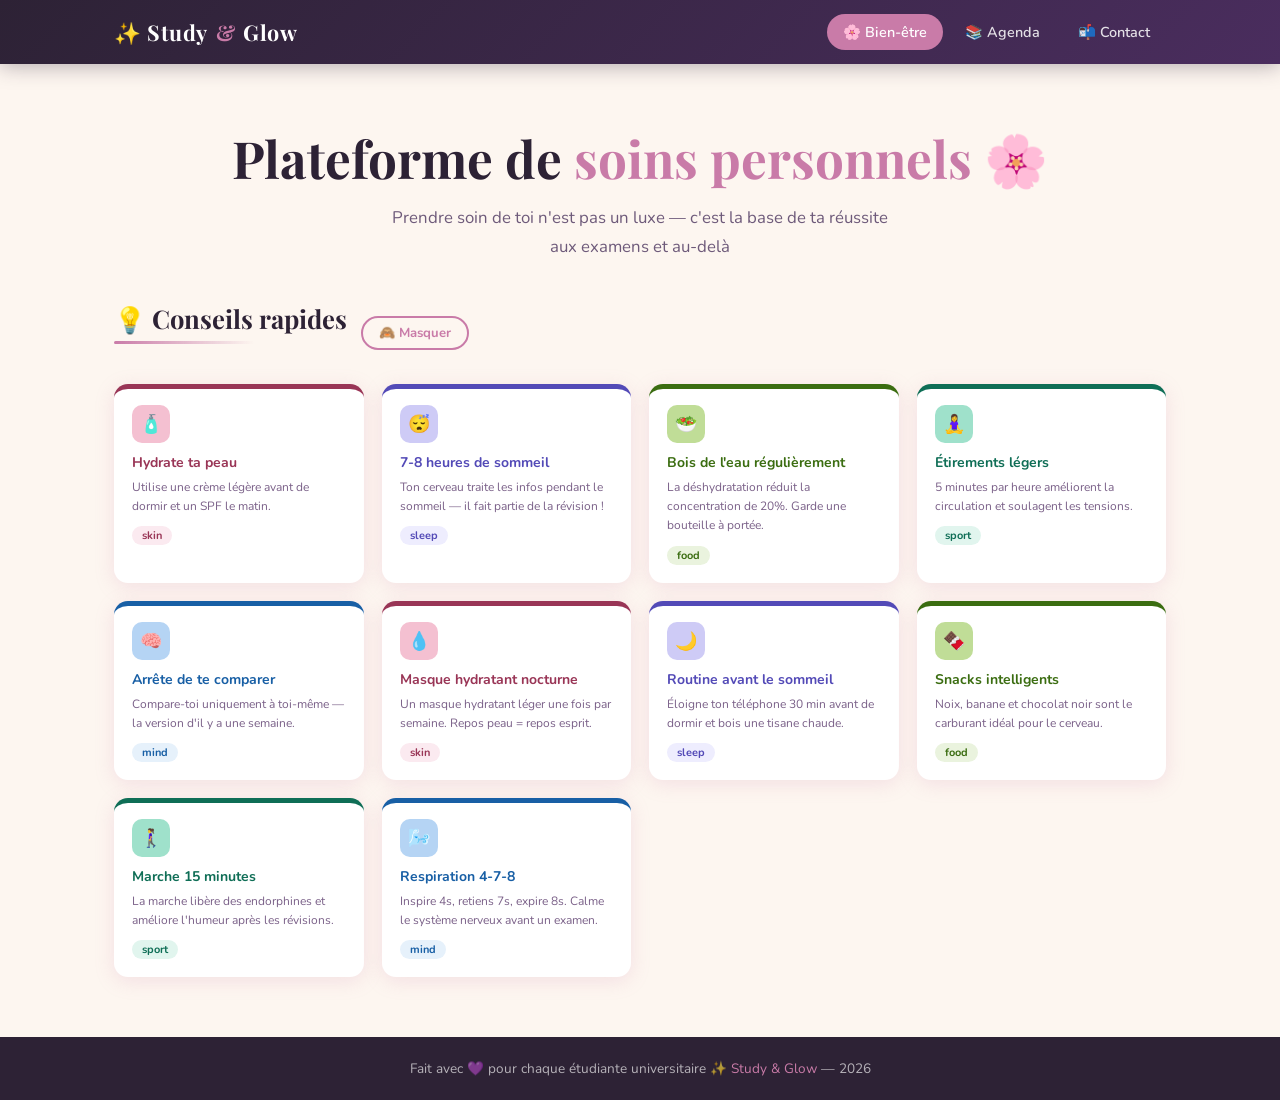
<file: index.html>
<!DOCTYPE html>
<html lang="fr" dir="ltr">
<head>
  <meta charset="UTF-8" />
  <meta name="viewport" content="width=device-width, initial-scale=1.0" />
  <title>Study & Glow — Bien-être</title>
  <link rel="preconnect" href="https://fonts.googleapis.com" />
  <link rel="preconnect" href="https://fonts.gstatic.com" crossorigin />
  <link href="https://fonts.googleapis.com/css2?family=Playfair+Display:wght@400;700&family=Nunito:wght@400;600;700;800&display=swap" rel="stylesheet" />
  <link rel="stylesheet" href="style.css" />
</head>
<body>

  <nav>
    <div class="nav-inner">
      <a href="index.html" class="nav-logo">✨ Study <span>&</span> Glow</a>
      <ul class="nav-links">
        <li><a href="index.html" class="active">🌸 Bien-être</a></li>
        <li><a href="planner.html">📚 Agenda</a></li>
        <li><a href="contact.html">📬 Contact</a></li>
      </ul>
    </div>
  </nav>

  <div class="page-hero">
    <h1>Plateforme de <span>soins personnels</span> 🌸</h1>
    <p>Prendre soin de toi n'est pas un luxe — c'est la base de ta réussite aux examens et au-delà</p>
  </div>

  <div class="container">
    <div style="display:flex; align-items:center; gap:14px; margin-bottom:20px;">
      <h2 class="section-title">💡 Conseils rapides</h2>
      <button class="btn btn-outline" id="toggleTipsBtn" onclick="toggleTips()"
        style="font-size:0.82rem; padding:6px 16px;">🙈 Masquer</button>
    </div>

    <div id="tipsSection">
      <div class="tips-grid" id="tipsGrid"></div>
    </div>
  </div>

  <footer>
    <p>Fait avec 💜 pour chaque étudiante universitaire ✨ <span>Study & Glow</span> — 2026</p>
  </footer>

  <div class="notif" id="notif"></div>

  <script>
    const allTips = [
      { cls:'cat-skin',  icon:'🧴', title:'Hydrate ta peau',              text:'Utilise une crème légère avant de dormir et un SPF le matin.' },
      { cls:'cat-sleep', icon:'😴', title:'7-8 heures de sommeil',        text:'Ton cerveau traite les infos pendant le sommeil — il fait partie de la révision !' },
      { cls:'cat-food',  icon:'🥗', title:'Bois de l\'eau régulièrement', text:'La déshydratation réduit la concentration de 20%. Garde une bouteille à portée.' },
      { cls:'cat-sport', icon:'🧘‍♀️', title:'Étirements légers',            text:'5 minutes par heure améliorent la circulation et soulagent les tensions.' },
      { cls:'cat-mind',  icon:'🧠', title:'Arrête de te comparer',        text:'Compare-toi uniquement à toi-même — la version d\'il y a une semaine.' },
      { cls:'cat-skin',  icon:'💧', title:'Masque hydratant nocturne',    text:'Un masque hydratant léger une fois par semaine. Repos peau = repos esprit.' },
      { cls:'cat-sleep', icon:'🌙', title:'Routine avant le sommeil',     text:'Éloigne ton téléphone 30 min avant de dormir et bois une tisane chaude.' },
      { cls:'cat-food',  icon:'🍫', title:'Snacks intelligents',          text:'Noix, banane et chocolat noir sont le carburant idéal pour le cerveau.' },
      { cls:'cat-sport', icon:'🚶‍♀️', title:'Marche 15 minutes',            text:'La marche libère des endorphines et améliore l\'humeur après les révisions.' },
      { cls:'cat-mind',  icon:'🌬️', title:'Respiration 4-7-8',            text:'Inspire 4s, retiens 7s, expire 8s. Calme le système nerveux avant un examen.' },
    ];

    const catColors = {
      'cat-skin' :'#993556','cat-sleep':'#534AB7',
      'cat-food' :'#3B6D11','cat-sport':'#0F6E56','cat-mind' :'#185FA5'
    };
    const catBg = {
      'cat-skin' :'#FBEAF0','cat-sleep':'#EEEDFE',
      'cat-food' :'#EAF3DE','cat-sport':'#E1F5EE','cat-mind' :'#E6F1FB'
    };
    const catIcon = {
      'cat-skin' :'#F4C0D1','cat-sleep':'#CECBF6',
      'cat-food' :'#C0DD97','cat-sport':'#9FE1CB','cat-mind' :'#B5D4F4'
    };

    function renderTips() {
      document.getElementById('tipsGrid').innerHTML = allTips.map(t => `
        <div class="tip-card" style="border-top:5px solid ${catColors[t.cls]};">
          <div class="tip-body">
            <div class="tip-icon-wrap" style="background:${catIcon[t.cls]};">${t.icon}</div>
            <p class="tip-title" style="color:${catColors[t.cls]};">${t.title}</p>
            <p class="tip-text">${t.text}</p>
            <span style="display:inline-block; margin-top:10px; padding:2px 10px; border-radius:20px;
                         font-size:11px; font-weight:700;
                         background:${catBg[t.cls]}; color:${catColors[t.cls]};">
              ${t.cls.replace('cat-','')}
            </span>
          </div>
        </div>`).join('');
    }

    let tipsVisible = true;
    function toggleTips() {
      tipsVisible = !tipsVisible;
      document.getElementById('tipsSection').style.display = tipsVisible ? 'block' : 'none';
      document.getElementById('toggleTipsBtn').textContent = tipsVisible ? '🙈 Masquer' : '👁️ Afficher';
    }

    renderTips();
  </script>
</body>
</html>
</file>
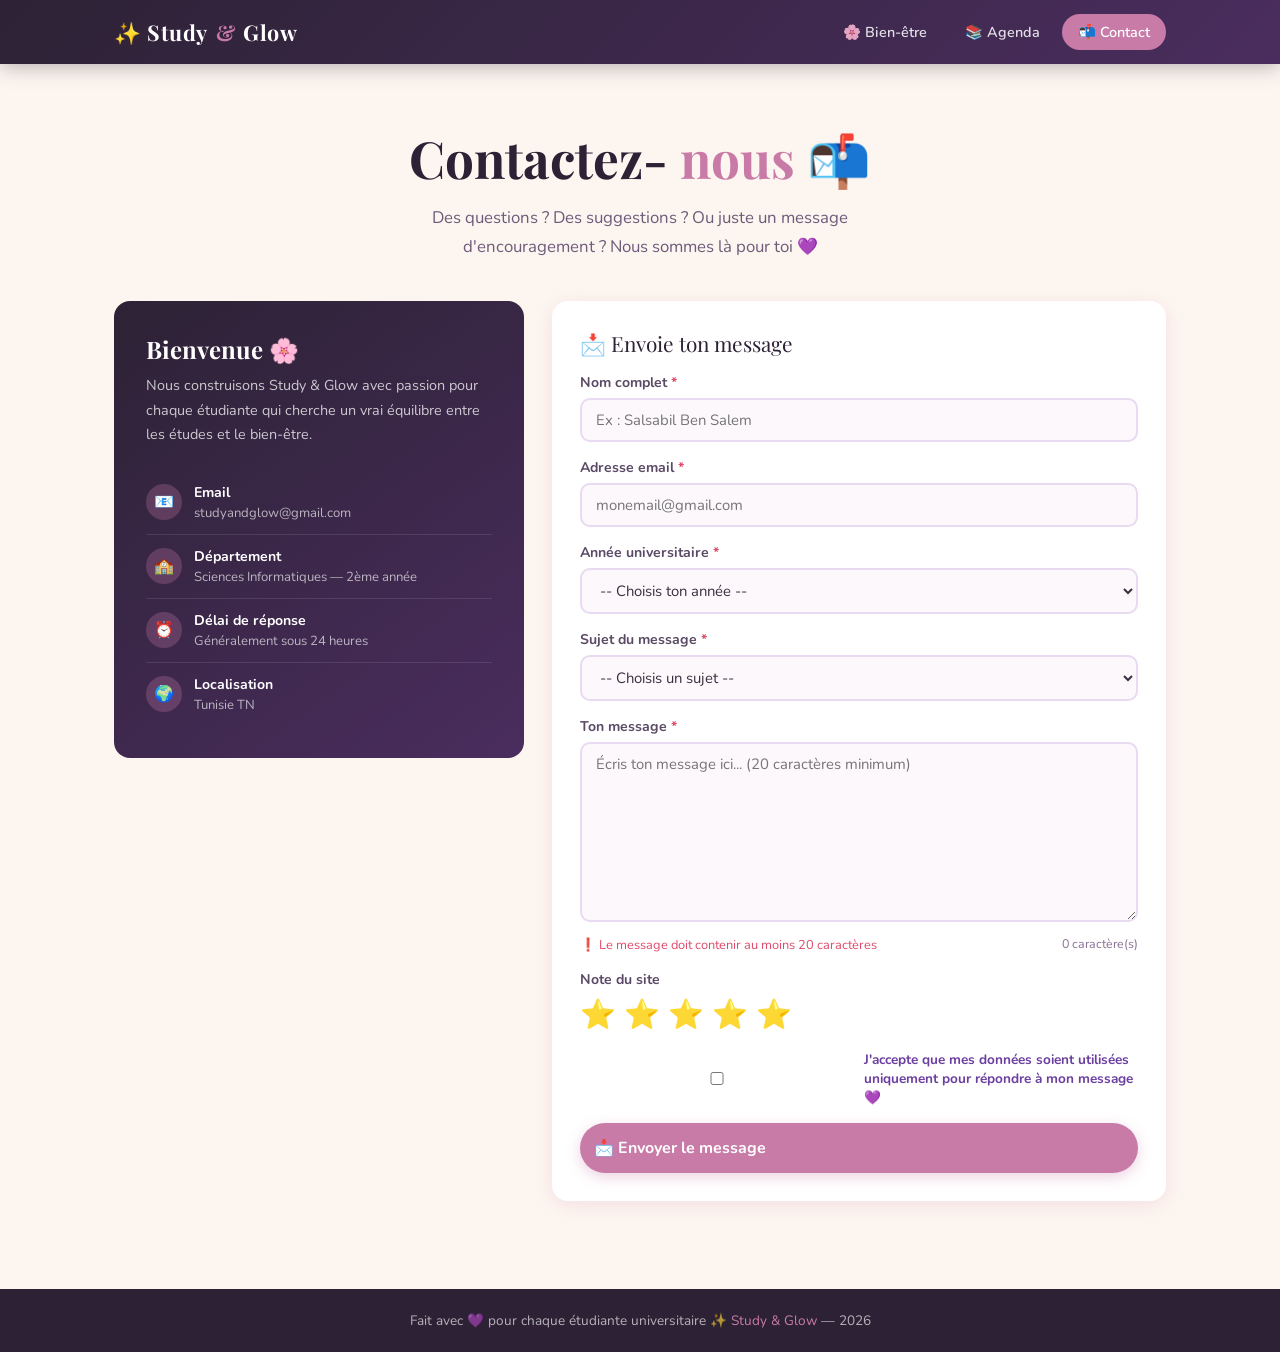
<file: contact.html>
<!DOCTYPE html>
<html lang="fr" dir="ltr">
<head>
  <meta charset="UTF-8" />
  <meta name="viewport" content="width=device-width, initial-scale=1.0" />
  <title>Study & Glow — Contact</title>
  <link rel="preconnect" href="https://fonts.googleapis.com" />
  <link rel="preconnect" href="https://fonts.gstatic.com" crossorigin />
  <link href="https://fonts.googleapis.com/css2?family=Playfair+Display:wght@400;700&family=Nunito:wght@400;600;700;800&display=swap" rel="stylesheet" />
  <link rel="stylesheet" href="style.css" />
</head>
<body>

  <nav>
    <div class="nav-inner">
      <a href="index.html" class="nav-logo">✨ Study <span>&</span> Glow</a>
      <ul class="nav-links">
        <li><a href="index.html">🌸 Bien-être</a></li>
        <li><a href="planner.html">📚 Agenda</a></li>
        <li><a href="contact.html" class="active">📬 Contact</a></li>
      </ul>
    </div>
  </nav>

  <div class="page-hero">
    <h1>Contactez- <span>nous</span> 📬</h1>
    <p>Des questions ? Des suggestions ? Ou juste un message d'encouragement ? Nous sommes là pour toi 💜</p>
  </div>

  <div class="container">
    <div class="contact-grid" style="display:grid; grid-template-columns:1fr 1.5fr; gap:28px; align-items:start;">

      <!-- INFO CARD -->
      <div class="info-card">
        <h3>Bienvenue 🌸</h3>
        <p>Nous construisons Study & Glow avec passion pour chaque étudiante qui cherche un vrai équilibre entre les études et le bien-être.</p>
        <div class="info-item">
          <div class="info-icon">📧</div>
          <div>
            <div style="font-weight:700; margin-bottom:2px;">Email</div>
            <div style="color:rgba(255,255,255,0.65); font-size:0.82rem;">studyandglow@gmail.com</div>
          </div>
        </div>
        <div class="info-item">
          <div class="info-icon">🏫</div>
          <div>
            <div style="font-weight:700; margin-bottom:2px;">Département</div>
            <div style="color:rgba(255,255,255,0.65); font-size:0.82rem;">Sciences Informatiques — 2ème année</div>
          </div>
        </div>
        <div class="info-item">
          <div class="info-icon">⏰</div>
          <div>
            <div style="font-weight:700; margin-bottom:2px;">Délai de réponse</div>
            <div style="color:rgba(255,255,255,0.65); font-size:0.82rem;">Généralement sous 24 heures</div>
          </div>
        </div>
        <div class="info-item">
          <div class="info-icon">🌍</div>
          <div>
            <div style="font-weight:700; margin-bottom:2px;">Localisation</div>
            <div style="color:rgba(255,255,255,0.65); font-size:0.82rem;">Tunisie TN</div>
          </div>
        </div>
      </div>

      <!-- FORMULAIRE -->
      <div class="card" id="formCard">
        <div class="card-title">📩 Envoie ton message</div>

        <div id="contactForm">
          <div class="form-group">
            <label for="fname">Nom complet <span style="color:#e04a6a;">*</span></label>
            <input type="text" id="fname" placeholder="Ex : Salsabil Ben Salem" />
            <div class="error-msg" id="err-fname">❗ Ce champ est obligatoire</div>
          </div>
          <div class="form-group">
            <label for="femail">Adresse email <span style="color:#e04a6a;">*</span></label>
            <input type="email" id="femail" placeholder="monemail@gmail.com" />
            <div class="error-msg" id="err-femail">❗ Entre une adresse email valide</div>
          </div>
          <div class="form-group">
            <label for="fann">Année universitaire <span style="color:#e04a6a;">*</span></label>
            <select id="fann">
              <option value="">-- Choisis ton année --</option>
              <option value="L1">L1 — 1ère année</option>
              <option value="L2">L2 — 2ème année</option>
              <option value="L3">L3 — 3ème année</option>
              <option value="M1">M1 — Master 1</option>
              <option value="M2">M2 — Master 2</option>
            </select>
            <div class="error-msg" id="err-fann">❗ Veuillez choisir ton année</div>
          </div>
          <div class="form-group">
            <label for="fsujet">Sujet du message <span style="color:#e04a6a;">*</span></label>
            <select id="fsujet">
              <option value="">-- Choisis un sujet --</option>
              <option value="Encouragement">💜 Message d'encouragement</option>
              <option value="Suggestion">💡 Suggestion de fonctionnalité</option>
              <option value="Question">❓ Question générale</option>
            </select>
            <div class="error-msg" id="err-fsujet">❗ Veuillez choisir un sujet</div>
          </div>
          <div class="form-group">
            <label for="fmessage">Ton message <span style="color:#e04a6a;">*</span></label>
            <textarea class="notes-area" id="fmessage" rows="5" placeholder="Écris ton message ici... (20 caractères minimum)"></textarea>
            <div style="display:flex; justify-content:space-between; align-items:center; margin-top:4px;">
              <div class="error-msg" id="err-fmessage" style="display:inline; position:relative;">❗ Le message doit contenir au moins 20 caractères</div>
              <span id="charCount" style="font-size:0.78rem; color:#8a7095;">0 caractère(s)</span>
            </div>
          </div>
          <div class="form-group">
            <label>Note du site</label>
            <div id="starRating" style="display:flex; gap:8px; margin-top:6px;">
              <span class="star" data-val="1" onclick="setRating(1)" style="font-size:1.8rem; cursor:pointer; transition:transform 0.15s;" title="Faible">⭐</span>
              <span class="star" data-val="2" onclick="setRating(2)" style="font-size:1.8rem; cursor:pointer; transition:transform 0.15s;" title="Passable">⭐</span>
              <span class="star" data-val="3" onclick="setRating(3)" style="font-size:1.8rem; cursor:pointer; transition:transform 0.15s;" title="Bien">⭐</span>
              <span class="star" data-val="4" onclick="setRating(4)" style="font-size:1.8rem; cursor:pointer; transition:transform 0.15s;" title="Très bien">⭐</span>
              <span class="star" data-val="5" onclick="setRating(5)" style="font-size:1.8rem; cursor:pointer; transition:transform 0.15s;" title="Excellent">⭐</span>
            </div>
            <input type="hidden" id="frating" value="0" />
          </div>
          <div class="form-group">
            <label style="display:flex; align-items:center; gap:10px; cursor:pointer;">
              <input type="checkbox" id="fconsent" />
              <span style="font-size:0.85rem; color:#6b3fa0;">J'accepte que mes données soient utilisées uniquement pour répondre à mon message 💜</span>
            </label>
            <div class="error-msg" id="err-fconsent">❗ Tu dois accepter avant d'envoyer</div>
          </div>
          <button class="btn btn-primary" style="width:100%; padding:14px; font-size:1rem;" onclick="submitForm()">
            📩 Envoyer le message
          </button>
        </div>

        <!-- Succès -->
        <div class="success-box" id="successBox" style="display:none;">
          <div class="big-emoji">🎉</div>
          <h3>Message envoyé avec succès !</h3>
          <p>Merci de nous avoir contactés 💜 Nous te répondrons dans les plus brefs délais.</p>
          <button class="btn btn-secondary" style="margin-top:16px;" onclick="resetForm()">📩 Envoyer un autre message</button>
        </div>
      </div>

    </div>

    <!-- Tableau messages -->
    <div id="messagesSection" style="margin-top:32px; display:none;">
      <h2 class="section-title" style="margin-bottom:16px;">📋 Messages envoyés</h2>
      <div class="card">
        <table>
          <thead>
            <tr><th>#</th><th>Nom</th><th>Sujet</th><th>Note</th><th>Date</th></tr>
          </thead>
          <tbody id="messagesTable"></tbody>
        </table>
        <div style="margin-top:12px; display:flex; justify-content:space-between; align-items:center;">
          <span id="msgCount" style="font-size:0.85rem; color:#8a7095;"></span>
          <button class="btn btn-outline" style="font-size:0.8rem;" onclick="clearMessages()">🗑️ Effacer l'historique</button>
        </div>
      </div>
    </div>
  </div>

  <footer>
    <p>Fait avec 💜 pour chaque étudiante universitaire ✨ <span>Study & Glow</span> — 2026</p>
  </footer>

  <div class="notif" id="notif"></div>

  <script>
    const $ = id => document.getElementById(id);
    function showNotif(msg) {
      $('notif').textContent=msg; $('notif').style.display='block';
      clearTimeout(window._nt);
      window._nt=setTimeout(()=>$('notif').style.display='none',3500);
    }

    // Compteur caractères
    document.addEventListener('DOMContentLoaded', () => {
      $('fmessage').addEventListener('input', function() {
        $('charCount').textContent = this.value.length + ' caractère(s)';
      });
    });

    // ===== ÉTOILES =====
    let currentRating = 0;
    function setRating(val) {
      currentRating = val; $('frating').value = val;
      document.querySelectorAll('.star').forEach(s => {
        const v = parseInt(s.dataset.val);
        s.style.filter    = v <= val ? 'none' : 'grayscale(80%)';
        s.style.transform = v === val ? 'scale(1.3)' : 'scale(1)';
      });
    }

    // ===== VALIDATION =====
    function showError(id, show) {
      const el = $('err-' + id); if(el) el.style.display = show ? 'block' : 'none';
      const inp = $('f' + id) || $(id); if(inp) inp.style.borderColor = show ? '#e04a6a' : '';
    }

    function submitForm() {
      let valid = true;
      const fname = $('fname').value.trim();
      if (!fname) { showError('fname',true); valid=false; } else showError('fname',false);
      const femail = $('femail').value.trim();
      if (!/^[^\s@]+@[^\s@]+\.[^\s@]+$/.test(femail)) { showError('femail',true); valid=false; } else showError('femail',false);
      const fann = $('fann').value;
      if (!fann) { showError('fann',true); valid=false; } else showError('fann',false);
      const fsujet = $('fsujet').value;
      if (!fsujet) { showError('fsujet',true); valid=false; } else showError('fsujet',false);
      const fmessage = $('fmessage').value.trim();
      if (fmessage.length < 20) { showError('fmessage',true); valid=false; } else showError('fmessage',false);
      const fconsent = $('fconsent').checked;
      if (!fconsent) { showError('fconsent',true); valid=false; } else showError('fconsent',false);
      if (!valid) { showNotif("❗ Veuillez corriger les erreurs avant d'envoyer"); return; }

      const messages = JSON.parse(localStorage.getItem('contactMessages')) || [];
      messages.push({ nom:fname, email:femail, annee:fann, sujet:fsujet,
        message:fmessage, rating:currentRating, date:new Date().toLocaleDateString('fr-FR') });
      localStorage.setItem('contactMessages', JSON.stringify(messages));
      $('contactForm').style.display = 'none';
      $('successBox').style.display = 'block';
      renderMessages();
    }

    function resetForm() {
      $('contactForm').style.display='block'; $('successBox').style.display='none';
      ['fname','femail','fmessage'].forEach(id=>$(id).value='');
      ['fann','fsujet'].forEach(id=>$(id).value='');
      $('fconsent').checked=false; $('charCount').textContent='0 caractère(s)';
      setRating(0); document.querySelectorAll('.error-msg').forEach(e=>e.style.display='none');
    }

    function renderMessages() {
      const messages = JSON.parse(localStorage.getItem('contactMessages')) || [];
      const sec = $('messagesSection');
      if (!messages.length) { sec.style.display='none'; return; }
      sec.style.display='block';
      $('messagesTable').innerHTML = messages.map((m,i) => `
        <tr>
          <td>${i+1}</td>
          <td>${m.nom} <span class="chip chip-blue" style="font-size:0.7rem;">${m.annee}</span></td>
          <td><span class="chip chip-pink">${m.sujet}</span></td>
          <td>${m.rating>0?'⭐'.repeat(m.rating):'—'}</td>
          <td>${m.date}</td>
        </tr>`).join('');
      $('msgCount').textContent = messages.length + ' message(s) envoyé(s)';
    }

    function clearMessages() {
      localStorage.removeItem('contactMessages');
      $('messagesSection').style.display='none';
    }

    renderMessages();
  </script>
</body>
</html>
</file>
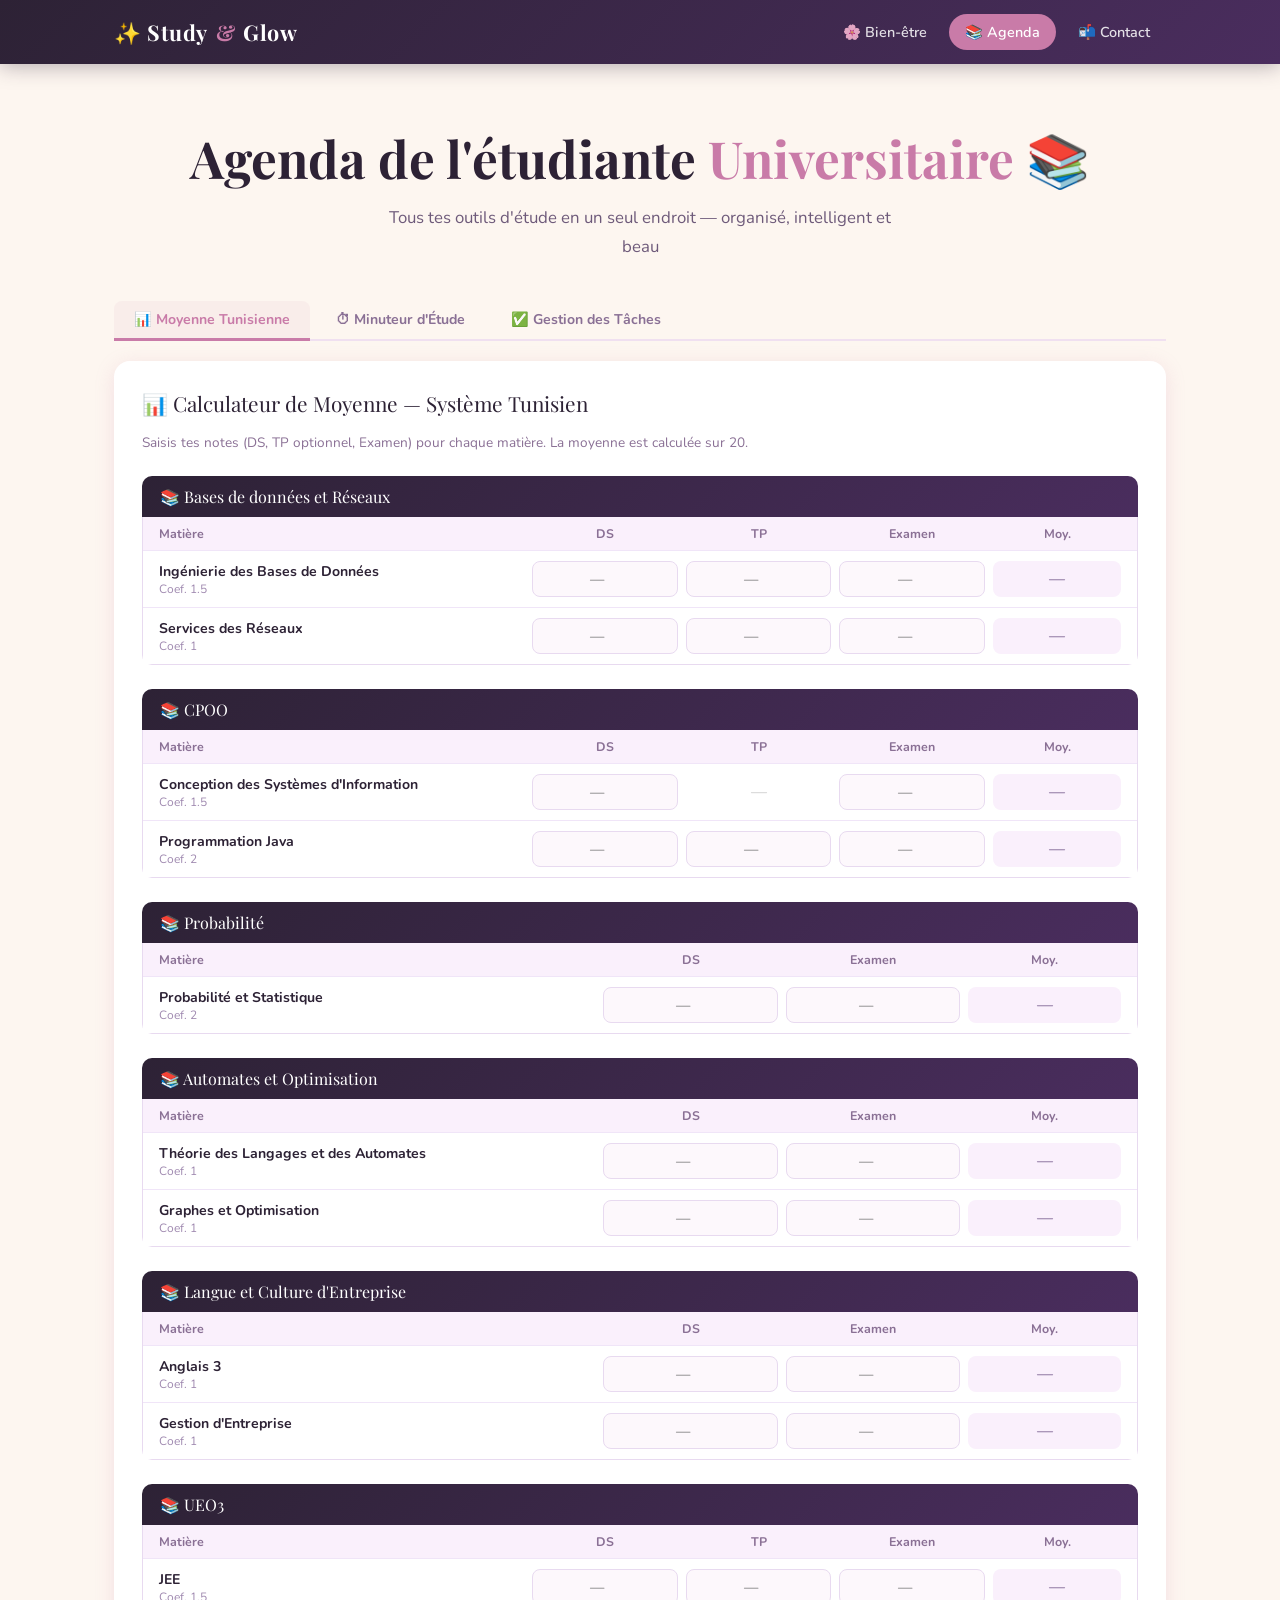
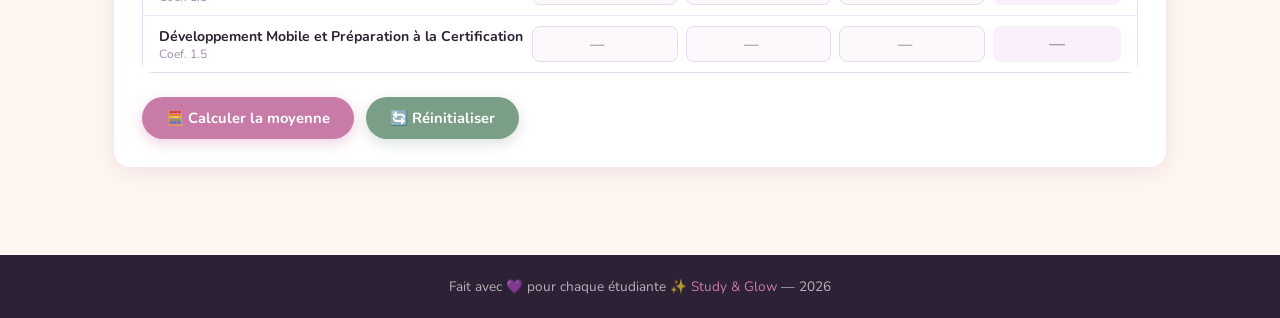
<file: planner.html>
<!DOCTYPE html>
<html lang="fr" dir="ltr">
<head>
  <meta charset="UTF-8" />
  <meta name="viewport" content="width=device-width, initial-scale=1.0" />
  <title>Study & Glow — Agenda</title>
  <link rel="preconnect" href="https://fonts.googleapis.com" />
  <link rel="preconnect" href="https://fonts.gstatic.com" crossorigin />
  <link href="https://fonts.googleapis.com/css2?family=Playfair+Display:wght@400;700&family=Nunito:wght@400;600;700;800&display=swap" rel="stylesheet" />
  <link rel="stylesheet" href="style.css" />
</head>
<body>

  <nav>
    <div class="nav-inner">
      <a href="index.html" class="nav-logo">✨ Study <span>&</span> Glow</a>
      <ul class="nav-links">
        <li><a href="index.html">🌸 Bien-être</a></li>
        <li><a href="planner.html" class="active">📚 Agenda</a></li>
        <li><a href="contact.html">📬 Contact</a></li>
      </ul>
    </div>
  </nav>

  <div class="page-hero">
    <h1>Agenda de l'étudiante <span>Universitaire</span> 📚</h1>
    <p>Tous tes outils d'étude en un seul endroit — organisé, intelligent et beau</p>
  </div>

  <div class="container">
    <div class="tabs-header">
      <button class="tab-btn active" onclick="switchTab('moyenne')">📊 Moyenne Tunisienne</button>
      <button class="tab-btn" onclick="switchTab('timer')">⏱ Minuteur d'Étude</button>
      <button class="tab-btn" onclick="switchTab('tasks')">✅ Gestion des Tâches</button>
    </div>

    <!-- ===== TAB: MOYENNE ===== -->
    <div class="tab-panel active" id="tab-moyenne">
      <div class="card">
        <div class="card-title">📊 Calculateur de Moyenne — Système Tunisien</div>
        <p style="font-size:0.85rem; color:#8a7095; margin-bottom:24px;">
          Saisis tes notes (DS, TP optionnel, Examen) pour chaque matière. La moyenne est calculée sur 20.
        </p>
        <div id="moyenneContainer"></div>
        <div style="margin-top:24px; display:flex; gap:12px; flex-wrap:wrap;">
          <button class="btn btn-primary" onclick="calculerMoyenne()">🧮 Calculer la moyenne</button>
          <button class="btn btn-secondary" onclick="resetMoyenne()">🔄 Réinitialiser</button>
        </div>
        <div id="moyenneResult" style="display:none; margin-top:24px;"></div>
      </div>
    </div>

    <!-- ===== TAB: MINUTEUR ===== -->
    <div class="tab-panel" id="tab-timer">
      <div class="card">
        <div class="card-title">⏱ Minuteur d'Étude</div>
        <div class="timer-display">
          <div class="timer-ring-wrap">
            <svg class="timer-svg" width="180" height="180" viewBox="0 0 180 180">
              <circle class="timer-circle-bg" cx="90" cy="90" r="78"/>
              <circle class="timer-circle-prog" id="timerCircle" cx="90" cy="90" r="78"
                stroke-dasharray="490" stroke-dashoffset="0"/>
            </svg>
            <div class="timer-text">
              <div class="timer-count" id="timerDisplay">25:00</div>
              <div class="timer-mode" id="timerMode">FOCUS 🎯</div>
            </div>
          </div>
          <div class="timer-btns">
            <button class="btn btn-primary" id="startBtn" onclick="startTimer()">▶ Commencer</button>
            <button class="btn btn-outline" onclick="pauseTimer()">⏸ Pause</button>
            <button class="btn btn-secondary" onclick="resetTimer()">🔄 Reset</button>
          </div>
          <div style="display:flex; gap:12px; justify-content:center; margin-top:16px;">
            <button class="btn btn-outline" style="font-size:0.8rem; padding:7px 14px;" onclick="setMode('focus')">🎯 25 min</button>
            <button class="btn btn-outline" style="font-size:0.8rem; padding:7px 14px;" onclick="setMode('short')">☕ 5 min</button>
          </div>
        </div>
      </div>
    </div>

    <!-- ===== TAB: TÂCHES ===== -->
    <div class="tab-panel" id="tab-tasks">
      <div class="card">
        <div class="card-title">✅ Gestion des Tâches</div>
        <div style="background:#fdf4fa; border-radius:14px; padding:20px; margin-bottom:20px;">
          <div class="grid-2" style="gap:14px;">
            <div class="form-group" style="margin-bottom:0;">
              <label for="taskName">Nom de la tâche / Examen</label>
              <input type="text" id="taskName" placeholder="Ex: Examen Réseaux" />
            </div>
            <div class="form-group" style="margin-bottom:0;">
              <label for="taskDate">Date d'échéance</label>
              <input type="date" id="taskDate" />
            </div>
            <div class="form-group" style="margin-bottom:0;">
              <label for="taskCat">Catégorie</label>
              <select id="taskCat">
                <option value="Examen">📝 Examen</option>
                <option value="Projet">💼 Projet</option>
                <option value="Rapport">📄 Rapport</option>
                <option value="Révision">📚 Révision</option>
                <option value="Autre">🔖 Autre</option>
              </select>
            </div>
            <div class="form-group" style="margin-bottom:0;">
              <label for="taskPriority">Priorité</label>
              <select id="taskPriority">
                <option value="Haute">🔴 Haute</option>
                <option value="Moyenne">🟡 Moyenne</option>
                <option value="Basse">🟢 Basse</option>
              </select>
            </div>
          </div>
          <button class="btn btn-primary" style="margin-top:14px; width:100%;" onclick="addTask()">➕ Ajouter la tâche</button>
        </div>
        <div style="display:flex; gap:8px; flex-wrap:wrap; margin-bottom:16px;">
          <button class="btn btn-outline task-filter" data-f="all"     onclick="filterTasks('all')">Tout</button>
          <button class="btn btn-outline task-filter" data-f="pending" onclick="filterTasks('pending')">⏳ En cours</button>
          <button class="btn btn-outline task-filter" data-f="done"    onclick="filterTasks('done')">✅ Terminé</button>
        </div>
        <div id="tasksContainer"></div>
        <div style="margin-top:14px; padding-top:14px; border-top:1px solid #f0e0f0;
                    display:flex; justify-content:space-between; align-items:center;">
          <span id="taskStats" style="font-size:0.85rem; color:#8a7095;"></span>
          <button class="btn btn-outline" style="font-size:0.8rem;" onclick="clearDoneTasks()">🗑️ Supprimer terminés</button>
        </div>
      </div>
    </div>

  </div>

  <footer>
    <p>Fait avec 💜 pour chaque étudiante ✨ <span>Study & Glow</span> — 2026</p>
  </footer>

  <div class="notif" id="notif"></div>

  <script>
    // ===== UTILS =====
    const $ = id => document.getElementById(id);
    function showNotif(msg) {
      $('notif').textContent = msg; $('notif').style.display = 'block';
      clearTimeout(window._nt);
      window._nt = setTimeout(() => $('notif').style.display = 'none', 3500);
    }

    // ===== TABS =====
    function switchTab(name) {
      document.querySelectorAll('.tab-panel').forEach(p => p.classList.remove('active'));
      document.querySelectorAll('.tab-btn').forEach(b => b.classList.remove('active'));
      $('tab-' + name).classList.add('active');
      event.target.classList.add('active');
    }

    // ===== MODULES =====
    const modules = [
      { nom: 'Bases de données et Réseaux', matieres: [
        { nom: 'Ingénierie des Bases de Données', coef:1.5, hasTP:true },
        { nom: 'Services des Réseaux',            coef:1,   hasTP:true },
      ]},
      { nom: 'CPOO', matieres: [
        { nom: "Conception des Systèmes d'Information", coef:1.5, hasTP:false },
        { nom: 'Programmation Java',                    coef:2,   hasTP:true  },
      ]},
      { nom: 'Probabilité', matieres: [
        { nom: 'Probabilité et Statistique', coef:2, hasTP:false },
      ]},
      { nom: 'Automates et Optimisation', matieres: [
        { nom: 'Théorie des Langages et des Automates', coef:1, hasTP:false },
        { nom: 'Graphes et Optimisation',               coef:1, hasTP:false },
      ]},
      { nom: "Langue et Culture d'Entreprise", matieres: [
        { nom: 'Anglais 3',            coef:1, hasTP:false },
        { nom: "Gestion d'Entreprise", coef:1, hasTP:false },
      ]},
      { nom: 'UEO3', matieres: [
        { nom: 'JEE',                                                    coef:1.5, hasTP:true },
        { nom: 'Développement Mobile et Préparation à la Certification', coef:1.5, hasTP:true },
      ]},
    ];
    const TOTAL_COEF = 15;

    const getVal = id => { const v = parseFloat($(id)?.value); return isNaN(v) ? null : v; };

    function moyMatiere(mi, mati) {
      const mat = modules[mi].matieres[mati];
      const ds = getVal(`ds_${mi}_${mati}`), ex = getVal(`ex_${mi}_${mati}`);
      const tp = mat.hasTP ? getVal(`tp_${mi}_${mati}`) : null;
      if (ds === null || ex === null) return null;
      return Math.min(20, Math.max(0,
        mat.hasTP && tp !== null ? ds*0.2 + tp*0.1 + ex*0.7 : ds*0.3 + ex*0.7
      ));
    }

    function renderMoyenne() {
      $('moyenneContainer').innerHTML = modules.map((mod, mi) => {
        const hasTP = mod.matieres.some(m => m.hasTP);
        const cols  = `2fr 0.8fr ${hasTP ? '0.8fr ' : ''}0.8fr 0.7fr`;
        const inp   = (type, mi, mati) => `
          <input type="number" id="${type}_${mi}_${mati}" placeholder="—"
            min="0" max="20" step="0.25" oninput="calcMatiere(${mi},${mati})"
            style="text-align:center;padding:7px;border:1.5px solid #e8daf0;border-radius:8px;
                   width:100%;background:#fdf8fc;font-size:0.9rem;outline:none;
                   font-family:var(--police-corps);" />`;
        return `
          <div style="margin-bottom:24px;">
            <div style="background:linear-gradient(135deg,var(--couleur-sombre),#4a2d5e);
                        color:white;padding:10px 18px;border-radius:10px 10px 0 0;
                        font-family:var(--police);font-size:1rem;">📚 ${mod.nom}</div>
            <div style="border:1.5px solid #e8daf0;border-top:none;border-radius:0 0 10px 10px;">
              <div style="display:grid;grid-template-columns:${cols};background:#faf0fc;
                          padding:8px 16px;font-size:0.78rem;font-weight:700;color:#8a7095;gap:8px;">
                <span>Matière</span><span style="text-align:center">DS</span>
                ${hasTP ? '<span style="text-align:center">TP</span>' : ''}
                <span style="text-align:center">Examen</span>
                <span style="text-align:center">Moy.</span>
              </div>
              ${mod.matieres.map((mat, mati) => `
                <div style="display:grid;grid-template-columns:${cols};align-items:center;
                            padding:10px 16px;gap:8px;border-top:1px solid #f0e5f8;background:white;">
                  <div>
                    <div style="font-weight:700;font-size:0.88rem;color:var(--couleur-sombre);">${mat.nom}</div>
                    <div style="font-size:0.75rem;color:#a08ab0;">Coef. ${mat.coef}</div>
                  </div>
                  ${inp('ds', mi, mati)}
                  ${hasTP ? (mat.hasTP ? inp('tp', mi, mati) : '<div style="text-align:center;color:#ccc;">—</div>') : ''}
                  ${inp('ex', mi, mati)}
                  <div id="moy_${mi}_${mati}" style="text-align:center;font-weight:700;
                       color:#a08ab0;background:#faf0fc;border-radius:8px;padding:7px 4px;">—</div>
                </div>`).join('')}
            </div>
          </div>`;
      }).join('');
    }

    function calcMatiere(mi, mati) {
      const el = $(`moy_${mi}_${mati}`), moy = moyMatiere(mi, mati);
      el.textContent = moy !== null ? moy.toFixed(2) : '—';
      el.style.color = moy === null ? '#a08ab0' : moy >= 10 ? '#2d8a50' : '#e04a6a';
    }

    function calculerMoyenne() {
      let somme = 0, manquant = false;
      modules.forEach((mod, mi) => mod.matieres.forEach((mat, mati) => {
        const moy = moyMatiere(mi, mati);
        if (moy === null) { manquant = true; return; }
        somme += moy * mat.coef;
      }));
      const moyenne = somme / TOTAL_COEF;
      const mention = moyenne>=16?'🌟 Très bien':moyenne>=14?'👍 Bien':moyenne>=12?'✊ Assez bien':moyenne>=10?'📘 Passable':'💪 Courage !';
      const miniCards = modules.map((mod, mi) => {
        let s=0, c=0;
        mod.matieres.forEach((mat, mati) => {
          const moy = moyMatiere(mi, mati);
          if (moy !== null) { s += moy * mat.coef; c += mat.coef; }
        });
        const v = c>0?(s/c).toFixed(2):'—', col = c>0?(s/c>=10?'#9fe1cb':'#f4a261'):'rgba(255,255,255,0.4)';
        return `<div style="background:rgba(255,255,255,0.08);border-radius:10px;padding:12px 8px;text-align:center;">
          <div style="font-size:0.7rem;color:rgba(255,255,255,0.55);margin-bottom:4px;line-height:1.4;">${mod.nom}</div>
          <div style="font-size:1.3rem;font-weight:700;color:${col};">${v}</div></div>`;
      }).join('');
      $('moyenneResult').style.display = 'block';
      $('moyenneResult').innerHTML = `
        <div style="background:linear-gradient(135deg,var(--couleur-sombre),#4a2d5e);
                    color:white;border-radius:var(--rayon);padding:28px;text-align:center;">
          <div style="font-size:0.85rem;color:rgba(255,255,255,0.6);margin-bottom:8px;
                      text-transform:uppercase;letter-spacing:1px;">
            Moyenne Générale ${manquant?'(partielle)':''}
          </div>
          <div style="font-family:var(--police);font-size:4rem;font-weight:700;
                      color:var(--couleur-accent);line-height:1;margin-bottom:10px;">
            ${moyenne.toFixed(2)}<span style="font-size:1.5rem;color:rgba(255,255,255,0.45);"> /20</span>
          </div>
          <div style="font-size:1.1rem;font-weight:700;margin-bottom:8px;">${mention}</div>
          <div style="font-size:0.82rem;color:rgba(255,255,255,0.5);">
            ${TOTAL_COEF} coefficients${manquant?' — notes manquantes':''}
          </div>
          <div style="margin-top:20px;display:grid;grid-template-columns:repeat(auto-fit,minmax(130px,1fr));gap:12px;">
            ${miniCards}
          </div>
        </div>`;
      $('moyenneResult').scrollIntoView({ behavior:'smooth', block:'nearest' });
    }

    function resetMoyenne() {
      modules.forEach((mod, mi) => mod.matieres.forEach((mat, mati) => {
        ['ds','ex'].forEach(t => { const el=$(`${t}_${mi}_${mati}`); if(el) el.value=''; });
        if (mat.hasTP) { const tp=$(`tp_${mi}_${mati}`); if(tp) tp.value=''; }
        const moy=$(`moy_${mi}_${mati}`); if(moy){moy.textContent='—';moy.style.color='#a08ab0';}
      }));
      $('moyenneResult').style.display = 'none';
      showNotif('🔄 Notes réinitialisées !');
    }

    // ===== MINUTEUR =====
    const MODES = { focus:{min:25,label:'FOCUS 🎯'}, short:{min:5,label:'PAUSE ☕'} };
    let curMode='focus', leftSecs=25*60, totalSecs=25*60, isRunning=false, timerInt=null;

    function setMode(m) { curMode=m; resetTimer(); }
    function resetTimer() {
      clearInterval(timerInt); isRunning=false;
      totalSecs=MODES[curMode].min*60; leftSecs=totalSecs;
      updateTimerDisplay(); updateCircle();
      $('timerMode').textContent=MODES[curMode].label;
      $('startBtn').textContent='▶ Commencer';
    }
    function startTimer() {
      if (isRunning) return; isRunning=true;
      $('startBtn').textContent='⏳ En cours...';
      timerInt=setInterval(()=>{
        leftSecs--; updateTimerDisplay(); updateCircle();
        if(leftSecs<=0){clearInterval(timerInt);isRunning=false;showNotif('🎉 Session terminée !');resetTimer();}
      },1000);
    }
    function pauseTimer() { clearInterval(timerInt); isRunning=false; $('startBtn').textContent='▶ Reprendre'; }
    function updateTimerDisplay() {
      $('timerDisplay').textContent=`${String(Math.floor(leftSecs/60)).padStart(2,'0')}:${String(leftSecs%60).padStart(2,'0')}`;
    }
    function updateCircle() {
      const circ=2*Math.PI*78, offset=circ*(1-leftSecs/totalSecs);
      $('timerCircle').style.strokeDasharray=circ;
      $('timerCircle').style.strokeDashoffset=offset;
    }

    // ===== TÂCHES =====
    let tasks=JSON.parse(localStorage.getItem('tasks'))||[], activeTaskFilter='all';
    function saveTasks() { localStorage.setItem('tasks',JSON.stringify(tasks)); }

    function addTask() {
      const nom=$('taskName').value.trim(), date=$('taskDate').value;
      const cat=$('taskCat').value, prio=$('taskPriority').value;
      if(!nom||!date){showNotif('❗ Remplissez tous les champs');return;}
      tasks.push({id:Date.now(),nom,date,cat,prio,done:false});
      saveTasks(); renderTasks();
      $('taskName').value=''; $('taskDate').value='';
      showNotif('✅ Tâche ajoutée !');
    }

    function renderTasks() {
      const c=$('tasksContainer');
      const filtered=tasks
        .filter(t=>activeTaskFilter==='all'||(activeTaskFilter==='pending'&&!t.done)||(activeTaskFilter==='done'&&t.done))
        .sort((a,b)=>new Date(a.date)-new Date(b.date));
      c.innerHTML=filtered.length?'':'<p style="text-align:center;padding:20px;color:#8a7095;">Aucune tâche ✨</p>';
      filtered.forEach(t=>{
        const div=document.createElement('div');
        div.className=`task-item ${t.done?'done-task':''}`;
        div.innerHTML=`
          <div class="task-check ${t.done?'checked':''}" onclick="toggleTask(${t.id})">${t.done?'✓':''}</div>
          <div class="task-info">
            <div class="task-name">${t.nom}</div>
            <div class="task-meta">📅 ${t.date} &nbsp;|&nbsp;
              <span class="chip chip-pink" style="font-size:0.72rem;">${t.cat}</span>
              &nbsp;|&nbsp; ${t.prio==='Haute'?'🔴':t.prio==='Moyenne'?'🟡':'🟢'} ${t.prio}
            </div>
          </div>
          <button onclick="deleteTask(${t.id})"
            style="background:none;border:none;cursor:pointer;color:#c0a0c0;font-size:1rem;padding:4px;">✕</button>`;
        c.appendChild(div);
      });
      $('taskStats').textContent=`${tasks.filter(t=>t.done).length} / ${tasks.length} tâche(s) terminée(s)`;
    }

    function toggleTask(id){const t=tasks.find(x=>x.id===id);if(t){t.done=!t.done;saveTasks();renderTasks();if(t.done)showNotif('🎉 Tâche terminée ✅');}}
    function deleteTask(id){tasks=tasks.filter(x=>x.id!==id);saveTasks();renderTasks();}
    function clearDoneTasks(){tasks=tasks.filter(t=>!t.done);saveTasks();renderTasks();showNotif('🗑️ Terminées supprimées');}
    function filterTasks(f){activeTaskFilter=f;renderTasks();}

    // ===== INIT =====
    renderMoyenne(); renderTasks(); updateTimerDisplay(); updateCircle();
  </script>
</body>
</html>
</file>
<file: style.css>
/* ===== VARIABLES ===== */
:root {
  --couleur-principale: #c97ba8;
  --couleur-secondaire: #7b9e87;
  --couleur-accent: #f4a261;
  --couleur-sombre: #2d2235;
  --couleur-claire: #fdf6f0;
  --couleur-texte: #3a2f3f;
  --police: 'Playfair Display', Georgia, serif;
  --police-corps: 'Nunito', 'Segoe UI', sans-serif;
  --ombre: 0 4px 20px rgba(201,123,168,0.18);
  --ombre-forte: 0 8px 32px rgba(45,34,53,0.22);
  --rayon: 16px;
  --transition: 0.3s ease;
}

/* ===== RESET ===== */
*, *::before, *::after { box-sizing: border-box; margin: 0; padding: 0; }

body {
  font-family: var(--police-corps);
  background-color: var(--couleur-claire);
  color: var(--couleur-texte);
  min-height: 100vh;
  overflow-x: hidden;
}

/* ===== NAVIGATION ===== */
nav {
  position: fixed; top: 0; left: 0; width: 100%;
  background: linear-gradient(135deg, var(--couleur-sombre) 0%, #4a2d5e 100%);
  color: white; z-index: 1000;
  box-shadow: 0 2px 20px rgba(45,34,53,0.35);
  height: 64px; display: flex; align-items: center;
}

.nav-inner {
  max-width: 1100px; margin: 0 auto; width: 100%;
  padding: 0 24px; display: flex; align-items: center; justify-content: space-between;
}

.nav-logo {
  font-family: var(--police); font-size: 1.35rem; font-weight: 700;
  color: white; text-decoration: none; letter-spacing: 0.5px;
  display: flex; align-items: center; gap: 8px;
}
.nav-logo span { color: var(--couleur-principale); }

.nav-links { display: flex; gap: 6px; list-style: none; }

.nav-links a {
  color: rgba(255,255,255,0.85); text-decoration: none;
  padding: 8px 16px; border-radius: 24px;
  font-size: 0.9rem; font-weight: 600;
  transition: color var(--transition), background var(--transition);
}
.nav-links a:hover { color: white; background: rgba(201,123,168,0.28); }
.nav-links a.active { background: var(--couleur-principale); color: white; }

/* ===== HERO ===== */
.page-hero {
  margin-top: 64px; padding: 60px 24px 40px;
  text-align: center;
}
.page-hero h1 {
  font-family: var(--police);
  font-size: clamp(2rem, 5vw, 3.2rem);
  color: var(--couleur-sombre); margin-bottom: 12px;
  animation: slideInDown 0.8s ease-out both;
}
.page-hero h1 span { color: var(--couleur-principale); }
.page-hero p {
  font-size: 1.05rem; color: #6e5a7a;
  max-width: 520px; margin: 0 auto; line-height: 1.7;
  animation: fadeIn 1s 0.3s ease-out both;
}

/* ===== ANIMATIONS ===== */
@keyframes slideInDown {
  from { opacity: 0; transform: translateY(-40px); }
  to   { opacity: 1; transform: translateY(0); }
}
@keyframes fadeIn {
  from { opacity: 0; transform: translateY(16px); }
  to   { opacity: 1; transform: translateY(0); }
}
@keyframes pulseBadge {
  0%,100% { transform: scale(1); box-shadow: 0 0 0 0 rgba(201,123,168,0.45); }
  50%     { transform: scale(1.09); box-shadow: 0 0 0 10px rgba(201,123,168,0); }
}

/* ===== CONTENEUR ===== */
.container { max-width: 1100px; margin: 0 auto; padding: 0 24px 60px; }

/* ===== CARTES ===== */
.card {
  background: white; border-radius: var(--rayon);
  padding: 28px; box-shadow: var(--ombre);
  margin-bottom: 28px;
  transition: transform var(--transition), box-shadow var(--transition);
  position: relative; overflow: hidden;
}
.card:hover { transform: translateY(-3px); box-shadow: var(--ombre-forte); }

.card-title {
  font-family: var(--police); font-size: 1.3rem;
  color: var(--couleur-sombre); margin-bottom: 16px;
  display: flex; align-items: center; gap: 10px;
}

.badge {
  position: absolute; top: 16px; right: 16px;
  background: var(--couleur-principale); color: white;
  font-size: 0.72rem; font-weight: 700;
  padding: 4px 12px; border-radius: 20px;
  animation: pulseBadge 2.2s ease-in-out infinite;
}

/* ===== GRILLES ===== */
.grid-2 { display: grid; grid-template-columns: 1fr 1fr; gap: 24px; }
.grid-3 { display: grid; grid-template-columns: repeat(3,1fr); gap: 20px; }

/* ===== SECTION TITRE ===== */
.section-title {
  font-family: var(--police); font-size: 1.6rem;
  color: var(--couleur-sombre); margin-bottom: 20px;
  display: inline-block; position: relative;
}
.section-title::after {
  content: ''; display: block; height: 3px; width: 60%;
  background: linear-gradient(90deg, var(--couleur-principale), transparent);
  border-radius: 2px; margin-top: 6px;
}

/* ===== BOUTONS ===== */
.btn {
  display: inline-flex; align-items: center; gap: 8px;
  padding: 11px 24px; border-radius: 28px;
  font-family: var(--police-corps); font-size: 0.92rem; font-weight: 700;
  cursor: pointer; border: none;
  transition: background-color var(--transition), transform 0.15s, box-shadow var(--transition);
}
.btn:hover  { transform: translateY(-2px); }
.btn:active { transform: translateY(0); }

.btn-primary  { background: var(--couleur-principale); color: white; box-shadow: 0 4px 14px rgba(201,123,168,0.35); }
.btn-primary:hover { background: #b5608f; }
.btn-secondary { background: var(--couleur-secondaire); color: white; box-shadow: 0 4px 14px rgba(123,158,135,0.3); }
.btn-secondary:hover { background: #618f70; }
.btn-outline { background: transparent; border: 2px solid var(--couleur-principale); color: var(--couleur-principale); }
.btn-outline:hover { background: var(--couleur-principale); color: white; }

/* ===== FORMULAIRES ===== */
.form-group { margin-bottom: 16px; }
.form-group label { display: block; font-weight: 700; font-size: 0.88rem; color: #5a4a65; margin-bottom: 6px; }
.form-group input,
.form-group select,
.form-group textarea {
  width: 100%; padding: 10px 14px;
  border: 2px solid #e8daf0; border-radius: 10px;
  font-family: var(--police-corps); font-size: 0.93rem;
  color: var(--couleur-texte); background: #fdf8fc;
  transition: border-color var(--transition), box-shadow var(--transition);
  outline: none;
}
.form-group input:focus,
.form-group select:focus,
.form-group textarea:focus {
  border-color: var(--couleur-principale);
  box-shadow: 0 0 0 3px rgba(201,123,168,0.15);
}
.error-msg { color: #e04a6a; font-size: 0.8rem; margin-top: 4px; display: none; }

/* ===== TABLEAU ===== */
table { width: 100%; border-collapse: collapse; font-size: 0.93rem; border-radius: 12px; overflow: hidden; }
thead tr { background: linear-gradient(135deg, var(--couleur-sombre), #4a2d5e); color: white; }
thead th { padding: 13px 16px; text-align: left; font-weight: 700; font-size: 0.85rem; }
tbody tr { border-bottom: 1px solid #f0e8f5; transition: background var(--transition); }
tbody tr:nth-child(even) { background: #faf4fd; }
tbody tr:hover { background: rgba(201,123,168,0.07); }
tbody td { padding: 11px 16px; vertical-align: middle; }

/* ===== CHIPS ===== */
.chip { display: inline-block; padding: 4px 14px; border-radius: 20px; font-size: 0.78rem; font-weight: 700; }
.chip-pink   { background: rgba(201,123,168,0.15); color: #9a4878; }
.chip-green  { background: rgba(123,158,135,0.15); color: #3d7a53; }
.chip-orange { background: rgba(244,162,97,0.18);  color: #b05a20; }
.chip-blue   { background: rgba(100,149,237,0.15); color: #3260a8; }

/* ===== PROGRESS BAR ===== */
.progress-wrap { background: #ede0f5; border-radius: 20px; height: 10px; overflow: hidden; margin-top: 6px; }
.progress-fill {
  height: 100%; border-radius: 20px;
  background: linear-gradient(90deg, var(--couleur-principale), var(--couleur-accent));
  transition: width 0.6s ease;
}

/* ===== TABS ===== */
.tabs-header {
  display: flex; gap: 6px; flex-wrap: wrap;
  margin-bottom: 20px; border-bottom: 2px solid #f0e0f0;
}
.tab-btn {
  padding: 9px 20px; border: none; background: transparent;
  font-family: var(--police-corps); font-size: 0.88rem; font-weight: 700;
  color: #8a7095; cursor: pointer;
  border-bottom: 3px solid transparent; margin-bottom: -2px;
  border-radius: 8px 8px 0 0;
  transition: color var(--transition), border-color var(--transition), background var(--transition);
}
.tab-btn:hover { color: var(--couleur-principale); background: rgba(201,123,168,0.06); }
.tab-btn.active { color: var(--couleur-principale); border-bottom-color: var(--couleur-principale); background: rgba(201,123,168,0.08); }
.tab-panel { display: none; }
.tab-panel.active { display: block; animation: fadeIn 0.35s ease; }

/* ===== TIPS CARDS ===== */
.tips-grid { display: grid; grid-template-columns: repeat(auto-fill, minmax(220px,1fr)); gap: 18px; }
.tip-card {
  background: white; border-radius: 14px; overflow: hidden;
  box-shadow: var(--ombre);
  transition: transform var(--transition), box-shadow var(--transition);
}
.tip-card:hover { transform: translateY(-4px); box-shadow: var(--ombre-forte); }
.tip-top  { height: 5px; background: var(--couleur-principale); }
.tip-body { padding: 16px 18px 18px; }
.tip-icon-wrap {
  width: 38px; height: 38px; border-radius: 10px;
  background: rgba(201,123,168,0.15);
  display: flex; align-items: center; justify-content: center;
  font-size: 18px; margin-bottom: 10px;
}
.tip-title { font-size: 14px; font-weight: 700; color: var(--couleur-sombre); margin-bottom: 6px; }
.tip-text  { font-size: 12px; color: #7a6088; line-height: 1.6; }

/* ===== POMODORO ===== */
.timer-display { text-align: center; padding: 32px 20px; }
.timer-ring-wrap { position: relative; width: 180px; height: 180px; margin: 0 auto 20px; }
.timer-svg { transform: rotate(-90deg); }
.timer-circle-bg  { fill: none; stroke: #f0e0f5; stroke-width: 8; }
.timer-circle-prog { fill: none; stroke: var(--couleur-principale); stroke-width: 8; stroke-linecap: round; transition: stroke-dashoffset 1s linear; }
.timer-text { position: absolute; top: 50%; left: 50%; transform: translate(-50%,-50%); text-align: center; }
.timer-count { font-family: var(--police); font-size: 2.4rem; font-weight: 700; color: var(--couleur-sombre); line-height: 1; }
.timer-mode  { font-size: 0.78rem; color: #8a7095; font-weight: 700; margin-top: 4px; letter-spacing: 1px; text-transform: uppercase; }
.timer-btns  { display: flex; gap: 10px; justify-content: center; margin-top: 16px; }

/* ===== GPA ROW ===== */
.gpa-row {
  display: grid; grid-template-columns: 2fr 1fr 1fr 45px;
  gap: 10px; align-items: center;
  background: rgba(255,255,255,0.6); padding: 8px;
  border-radius: 10px; margin-bottom: 8px;
}
.gpa-result-box {
  background: linear-gradient(135deg, var(--couleur-sombre), #4a2d5e);
  color: white; border-radius: var(--rayon); padding: 24px; text-align: center; margin-top: 16px;
}
.gpa-number { font-family: var(--police); font-size: 3.5rem; font-weight: 700; color: var(--couleur-accent); line-height: 1; }
.gpa-label  { font-size: 0.88rem; color: rgba(255,255,255,0.75); margin-top: 6px; }

/* ===== TASKS ===== */
.task-item {
  display: flex; align-items: center; gap: 12px;
  padding: 13px 16px; background: white; border-radius: 12px;
  margin-bottom: 10px; border-left: 4px solid var(--couleur-principale);
  box-shadow: 0 2px 8px rgba(201,123,168,0.1);
  transition: transform var(--transition);
}
.task-item:hover    { transform: translateX(4px); }
.task-item.urgent   { border-left-color: #e04a6a; }
.task-item.done-task { opacity: 0.55; border-left-color: var(--couleur-secondaire); }
.task-item.done-task .task-name { text-decoration: line-through; }
.task-check {
  width: 22px; height: 22px; border-radius: 50%;
  border: 2px solid #d4b0e0; background: white;
  cursor: pointer; flex-shrink: 0;
  display: flex; align-items: center; justify-content: center;
  font-size: 0.75rem; transition: all 0.2s;
}
.task-check.checked { background: var(--couleur-secondaire); border-color: var(--couleur-secondaire); color: white; }
.task-info { flex: 1; }
.task-name { font-weight: 700; font-size: 0.93rem; }
.task-meta { font-size: 0.78rem; color: #8a7095; margin-top: 2px; }

/* ===== CONTACT ===== */
.contact-grid { display: grid; grid-template-columns: 1fr 1.5fr; gap: 28px; align-items: start; }
.info-card {
  background: linear-gradient(145deg, var(--couleur-sombre) 0%, #4a2d5e 100%);
  color: white; border-radius: var(--rayon); padding: 32px;
}
.info-card h3 { font-family: var(--police); font-size: 1.5rem; margin-bottom: 8px; color: white; }
.info-card p  { font-size: 0.9rem; color: rgba(255,255,255,0.75); line-height: 1.7; margin-bottom: 24px; }
.info-item {
  display: flex; align-items: center; gap: 12px;
  padding: 12px 0; border-bottom: 1px solid rgba(255,255,255,0.1); font-size: 0.88rem;
}
.info-item:last-child { border-bottom: none; }
.info-icon {
  width: 36px; height: 36px; border-radius: 50%;
  background: rgba(201,123,168,0.28);
  display: flex; align-items: center; justify-content: center;
  font-size: 1rem; flex-shrink: 0;
}

/* ===== SUCCESS BOX ===== */
.success-box {
  background: linear-gradient(135deg, #e8f9ef, #d4f0e4);
  border: 2px solid var(--couleur-secondaire);
  border-radius: var(--rayon); padding: 28px; text-align: center;
  animation: fadeIn 0.5s ease;
}
.success-box .big-emoji { font-size: 3rem; margin-bottom: 12px; }
.success-box h3 { color: #2d6e4a; font-family: var(--police); font-size: 1.4rem; margin-bottom: 8px; }
.success-box p  { color: #3d7a53; font-size: 0.9rem; }

/* ===== FAQ ===== */
.faq-item { border-bottom: 1px solid #f0e0f0; padding: 16px 0; }
.faq-item:last-child { border-bottom: none; }
.faq-q {
  font-weight: 700; cursor: pointer;
  display: flex; justify-content: space-between; align-items: center;
  font-size: 0.93rem; color: var(--couleur-sombre);
}
.faq-q:hover { color: var(--couleur-principale); }
.faq-a { font-size: 0.87rem; color: #6e5a7a; line-height: 1.7; margin-top: 10px; display: none; }
.faq-a.open { display: block; animation: fadeIn 0.3s ease; }

/* ===== NOTES AREA ===== */
.notes-area {
  width: 100%; min-height: 180px; padding: 14px;
  border: 2px solid #e8daf0; border-radius: 12px;
  font-family: var(--police-corps); font-size: 0.93rem;
  resize: vertical; background: #fdf8fc; color: var(--couleur-texte); outline: none;
  transition: border-color var(--transition), box-shadow var(--transition);
}
.notes-area:focus { border-color: var(--couleur-principale); box-shadow: 0 0 0 3px rgba(201,123,168,0.15); }

/* ===== NOTIFICATION ===== */
.notif {
  position: fixed; bottom: 28px; right: 28px;
  background: var(--couleur-sombre); color: white;
  padding: 14px 22px; border-radius: 12px;
  box-shadow: var(--ombre-forte); font-size: 0.9rem; font-weight: 600;
  z-index: 9999; display: none; animation: fadeIn 0.3s ease;
  max-width: 320px; border-left: 4px solid var(--couleur-principale);
}

/* ===== FOOTER ===== */
footer { background: var(--couleur-sombre); color: rgba(255,255,255,0.65); text-align: center; padding: 22px; font-size: 0.85rem; }
footer span { color: var(--couleur-principale); }

/* ===== SCROLLBAR ===== */
::-webkit-scrollbar { width: 7px; }
::-webkit-scrollbar-track { background: var(--couleur-claire); }
::-webkit-scrollbar-thumb { background: #d4b0e0; border-radius: 4px; }
::-webkit-scrollbar-thumb:hover { background: var(--couleur-principale); }

/* ===== RESPONSIVE ===== */
@media (max-width: 768px) {
  .grid-2, .grid-3, .contact-grid { grid-template-columns: 1fr; }
  .nav-links a { padding: 6px 10px; font-size: 0.82rem; }
  .page-hero h1 { font-size: 1.8rem; }
  .tips-grid { grid-template-columns: 1fr 1fr; }
  .notif { bottom: 16px; right: 16px; left: 16px; max-width: 100%; }
}
@media (max-width: 480px) {
  .tips-grid { grid-template-columns: 1fr; }
  .tab-btn { padding: 7px 12px; font-size: 0.8rem; }
}
</file>
